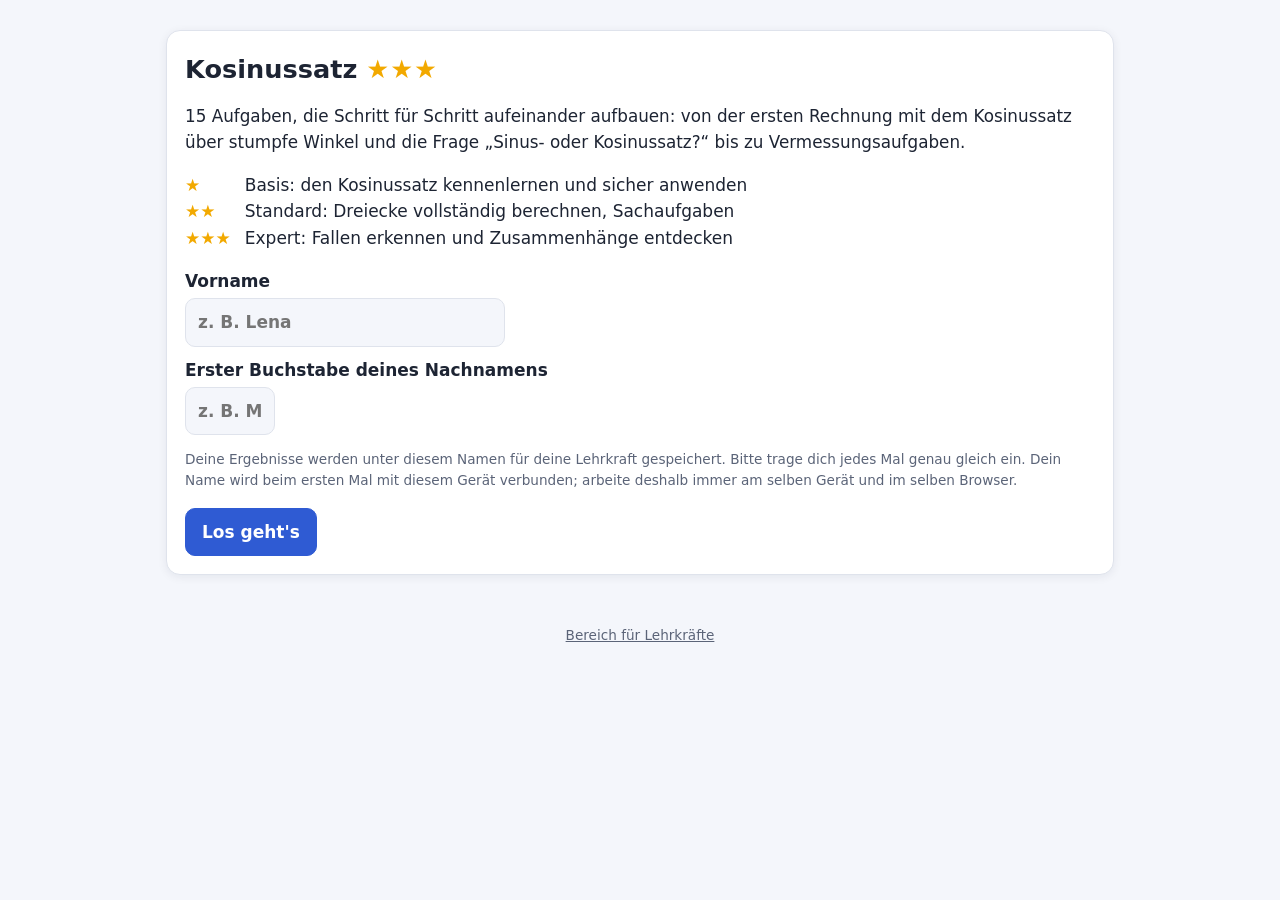
<file: index.html>
<!doctype html>
<html lang="de">
<head>
  <meta charset="utf-8">
  <meta name="viewport" content="width=device-width, initial-scale=1">
  <title>Kosinussatz mit Sternen</title>
  <meta name="description" content="Lernapp Jahrgang 9/10: den Kosinussatz Schritt für Schritt üben">
  <link rel="icon" href="data:image/svg+xml,<svg xmlns='http://www.w3.org/2000/svg' viewBox='0 0 100 100'><text y='.9em' font-size='90'>★</text></svg>">
  <link rel="stylesheet" href="css/style.css">
</head>
<body>
  <main id="app" class="seite"><p>Die App wird geladen …</p></main>
  <footer class="fuss"><a href="admin.html">Bereich für Lehrkräfte</a></footer>
  <noscript>Bitte JavaScript aktivieren.</noscript>
  <script src="js/config.js"></script>
  <script src="js/aufgaben.js"></script>
  <script src="js/pruefen.js"></script>
  <script src="js/skizzen.js"></script>
  <script src="js/speicher.js"></script>
  <script src="js/app.js"></script>
</body>
</html>
</file>
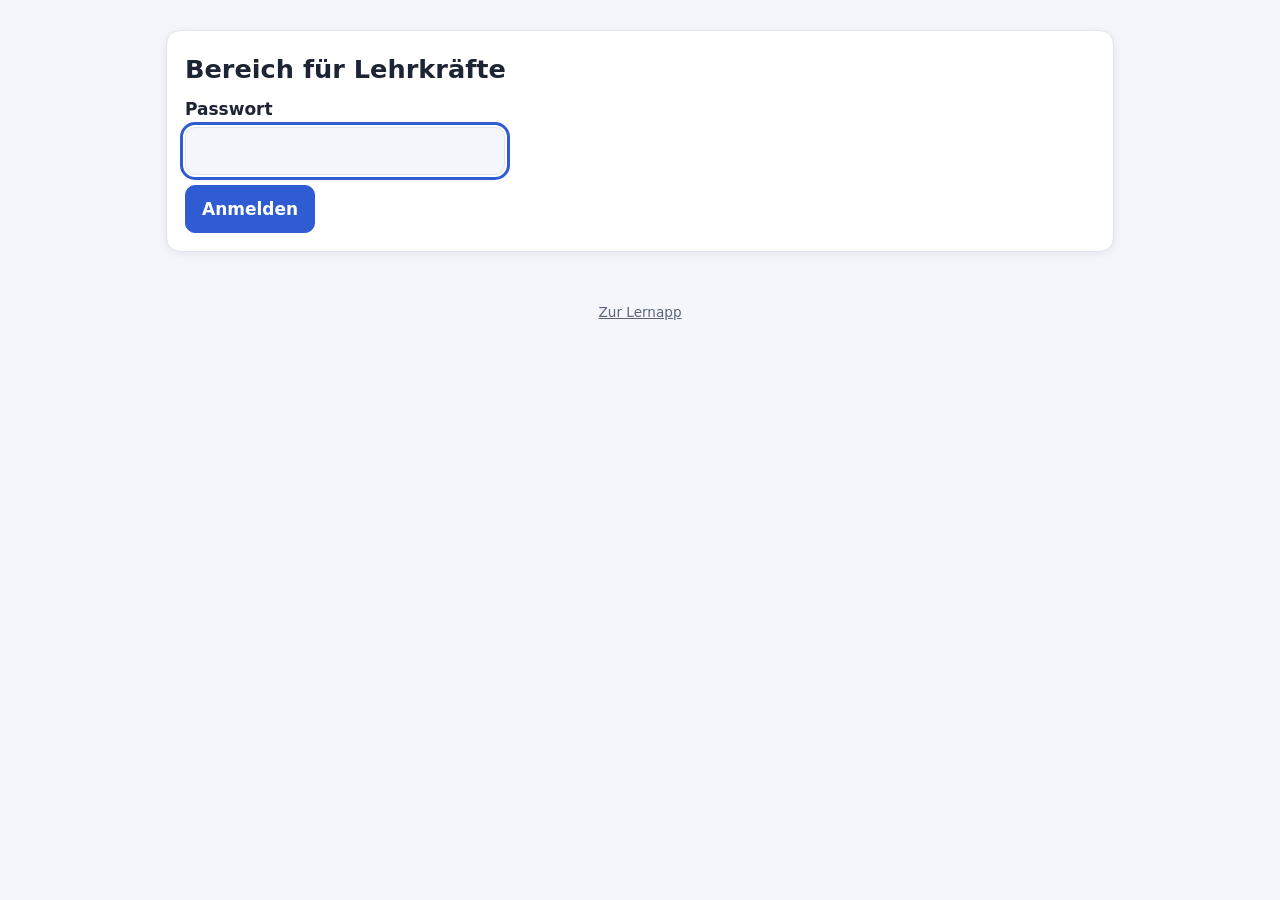
<file: admin.html>
<!doctype html>
<html lang="de">
<head>
  <meta charset="utf-8">
  <meta name="viewport" content="width=device-width, initial-scale=1">
  <meta name="robots" content="noindex">
  <title>Lehrkräfte – Kosinussatz</title>
  <link rel="icon" href="data:image/svg+xml,<svg xmlns='http://www.w3.org/2000/svg' viewBox='0 0 100 100'><text y='.9em' font-size='90'>★</text></svg>">
  <link rel="stylesheet" href="css/style.css">
</head>
<body>
  <main id="admin" class="seite"></main>
  <footer class="fuss"><a href="index.html">Zur Lernapp</a></footer>
  <script src="js/config.js"></script>
  <script src="js/aufgaben.js"></script>
  <script src="js/speicher.js"></script>
  <script src="js/admin.js"></script>
</body>
</html>
</file>
<file: css/style.css>
:root {
  --bg: #f4f6fb; --karte: #ffffff; --text: #1d2433; --leise: #5b6478; --rand: #dfe3ec;
  --akzent: #2f5bd3; --akzent-hell: #e6ecfc; --stern: #f2a900;
  --gut: #1f8a4c; --gut-hell: #e3f5ea; --mittel: #b7791f; --mittel-hell: #fdf3e1; --schlecht: #c0392b; --schlecht-hell: #fbe9e7;
  --gruen-flaeche: #dff1e2; --wasser: #d7ebfa; --flaeche: #eef1f8;
  --radius: 14px; --schatten: 0 2px 10px rgba(20, 30, 60, .07);
}
@media (prefers-color-scheme: dark) {
  :root {
    --bg: #12151d; --karte: #1b202b; --text: #e7eaf2; --leise: #9aa3b8; --rand: #2c3342;
    --akzent: #7d9cff; --akzent-hell: #232c45; --stern: #ffc233;
    --gut: #4cc283; --gut-hell: #173325; --mittel: #e2a84a; --mittel-hell: #3a2d16; --schlecht: #ff7a6b; --schlecht-hell: #3d1f1c;
    --gruen-flaeche: #1d3324; --wasser: #183247; --flaeche: #232a38; --schatten: none;
  }
}
* { box-sizing: border-box; }
body { margin: 0; background: var(--bg); color: var(--text); font: 17px/1.55 system-ui, -apple-system, "Segoe UI", Roboto, sans-serif; }
.seite { max-width: 980px; margin: 0 auto; padding: 16px; }
h1 { font-size: 1.6rem; margin: .2em 0 .4em; line-height: 1.25; }
h2 { font-size: 1.25rem; margin: .4em 0; }
h3 { font-size: 1.05rem; margin: .8em 0 .3em; }
.klein { font-size: .85rem; color: var(--leise); }
.lead { font-size: 1.05rem; }
.karte { background: var(--karte); border: 1px solid var(--rand); border-radius: var(--radius); padding: 18px; margin: 14px 0; box-shadow: var(--schatten); }
.sterne, .sterne-gross { color: var(--stern); letter-spacing: 1px; }
.stern-leer { color: var(--rand); }
.sterne.gross { font-size: 1.4rem; margin: 0; }
.klein-sterne { font-size: .85rem; }

.knopf { font: inherit; border-radius: 10px; padding: 10px 16px; border: 1px solid var(--rand); background: var(--karte); color: var(--text); cursor: pointer; }
.knopf.haupt { background: var(--akzent); border-color: var(--akzent); color: #fff; font-weight: 600; }
@media (prefers-color-scheme: dark) { .knopf.haupt { color: #0d1220; } }
.knopf.leise:hover, .chip:hover { background: var(--akzent-hell); }
.knopf.gefahr { background: var(--schlecht); border-color: var(--schlecht); color: #fff; }
.knopf:focus-visible, .aufgabe-kachel:focus-visible, input:focus-visible { outline: 3px solid var(--akzent); outline-offset: 2px; }
.link { background: none; border: 0; color: var(--akzent); cursor: pointer; font: inherit; font-size: .85rem; text-decoration: underline; padding: 0; }
.knopfreihe { display: flex; flex-wrap: wrap; gap: 8px; margin-top: 10px; }

.formular label { display: block; margin: 10px 0; font-weight: 600; }
input { font: inherit; padding: 10px 12px; border: 1px solid var(--rand); border-radius: 10px; background: var(--bg); color: var(--text); width: 100%; max-width: 320px; display: block; margin-top: 4px; }
input.kurz { max-width: 90px; }
.legende { list-style: none; padding: 0; }
.legende b { color: var(--stern); display: inline-block; width: 3.2em; }

.kopf { display: flex; justify-content: space-between; align-items: center; gap: 10px; flex-wrap: wrap; }
.hinweis-demo { background: var(--mittel-hell); color: var(--text); border-radius: 10px; padding: 8px 12px; font-size: .9rem; }

.fortschritt { display: flex; gap: 20px; align-items: center; flex-wrap: wrap; }
.ring { --p: 0; width: 110px; height: 110px; border-radius: 50%; display: grid; place-items: center; flex: none;
  background: conic-gradient(var(--akzent) calc(var(--p) * 1%), var(--akzent-hell) 0); }
.ring span { background: var(--karte); width: 82px; height: 82px; border-radius: 50%; display: grid; place-items: center; font-size: 1.6rem; font-weight: 700; }
.ring small { font-size: .9rem; color: var(--leise); }
.fortschritt > div:last-child { flex: 1; min-width: 220px; }

.niveau-titel { margin-top: 28px; }
.raster { display: grid; grid-template-columns: repeat(auto-fill, minmax(260px, 1fr)); gap: 12px; }
.aufgabe-kachel { text-align: left; font: inherit; color: var(--text); background: var(--karte); border: 1px solid var(--rand); border-radius: var(--radius); padding: 14px; cursor: pointer; display: flex; flex-direction: column; gap: 4px; box-shadow: var(--schatten); transition: transform .12s; }
.aufgabe-kachel:hover { transform: translateY(-2px); border-color: var(--akzent); }
.aufgabe-kachel.ist-fertig { border-color: var(--gut); }
.aufgabe-kachel .nr { font-size: .8rem; color: var(--leise); }
.aufgabe-kachel .titel { font-weight: 650; }
.aufgabe-kachel .tags { font-size: .82rem; color: var(--leise); }
.status { font-size: .8rem; align-self: flex-start; border-radius: 99px; padding: 2px 10px; background: var(--flaeche); color: var(--leise); margin-top: 4px; }
.status.fertig { background: var(--gut-hell); color: var(--gut); font-weight: 600; }
.status.begonnen { background: var(--mittel-hell); color: var(--mittel); }

.chips { display: flex; flex-wrap: wrap; gap: 8px; }
.chip { font: inherit; font-size: .9rem; border: 1px solid var(--akzent); color: var(--akzent); background: var(--karte); border-radius: 99px; padding: 6px 14px; cursor: pointer; }
.wiederholen { border-color: var(--mittel); background: var(--mittel-hell); }

.balken-liste { display: grid; gap: 6px; }
.balken-zeile { display: grid; grid-template-columns: minmax(120px, 1.4fr) 2fr auto; gap: 10px; align-items: center; font: inherit; font-size: .9rem; text-align: left; background: none; border: 0; color: var(--text); cursor: pointer; padding: 4px 0; }
.balken { height: 10px; background: var(--flaeche); border-radius: 99px; overflow: hidden; }
.balken span { display: block; height: 100%; }
.balken .gut { background: var(--gut); } .balken .mittel { background: var(--mittel); } .balken .schlecht, .balken .schwach { background: var(--schlecht); }

.aufgabe-kopf { display: grid; grid-template-columns: 1fr 300px; gap: 18px; align-items: start; }
@media (max-width: 720px) { .aufgabe-kopf { grid-template-columns: 1fr; } }
.einleitung { font-size: 1.05rem; margin-top: 0; }
.skizze { margin: 0; background: var(--bg); border-radius: 12px; padding: 8px; }
.skizze figcaption { font-size: .75rem; color: var(--leise); text-align: center; }
.skizze-svg { width: 100%; height: auto; color: var(--text); }
.skizze-svg line, .skizze-svg path, .skizze-svg ellipse, .skizze-svg circle, .skizze-svg rect { stroke: currentColor; stroke-width: 2; fill: none; }
.skizze-svg .flaeche { fill: var(--flaeche); }
.skizze-svg .flaeche-hell { fill: var(--akzent-hell); }
.skizze-svg .flaeche-gruen { fill: var(--gruen-flaeche); }
.skizze-svg .flaeche-wasser { fill: var(--wasser); }
.skizze-svg .gestrichelt { stroke-dasharray: 6 5; stroke-width: 1.5; }
.skizze-svg .duenn { stroke-width: 1.2; }
.skizze-svg .dick { stroke-width: 4; }
.skizze-svg .akzent { stroke: var(--akzent); stroke-width: 2.5; }
.skizze-svg .punkt { fill: currentColor; stroke: none; }
.skizze-svg .punkt-akzent { fill: var(--akzent); stroke: none; }
.skizze-svg text { fill: currentColor; font-size: 14px; font-family: inherit; }
.skizze-svg text.klein { font-size: 10px; }

.teil-skizze { float: right; width: 290px; margin: 0 0 8px 14px; background: var(--bg); border-radius: 10px; padding: 6px; }
.teil-skizze figcaption { font-size: .72rem; color: var(--leise); text-align: center; }
.teil::after { content: ""; display: block; clear: both; }
@media (max-width: 560px) { .teil-skizze { float: none; width: 100%; max-width: 300px; margin: 6px auto; } }
.skizze-svg text.name { font-size: 12px; font-weight: 600; }
.skizze-svg text.winkel { font-size: 13px; fill: var(--akzent); }
.teile { list-style: none; padding: 0; margin: 0; }
.teil { border-top: 1px solid var(--rand); padding: 14px 0; }
.teil p { margin: .3em 0; }
.eingabe { display: flex; flex-wrap: wrap; gap: 8px; align-items: center; margin-top: 8px; }
.eingabe input { width: 170px; margin: 0; }
.einheit { min-width: 2.2em; color: var(--leise); }
.hilfe { background: var(--akzent-hell); border-left: 4px solid var(--akzent); border-radius: 6px; padding: 8px 12px; }
.rueck { border-radius: 8px; padding: 8px 12px; font-weight: 500; }
.rueck.gut { background: var(--gut-hell); color: var(--gut); }
.rueck.mittel { background: var(--mittel-hell); color: var(--mittel); }
.rueck.schlecht { background: var(--schlecht-hell); color: var(--schlecht); }
.ergebnis { border-color: var(--akzent); }
.ergebnis.feiern { animation: feiern .6s ease; border-color: var(--gut); }
@keyframes feiern { 0% { transform: scale(.97); } 60% { transform: scale(1.02); } 100% { transform: none; } }

.overlay { position: fixed; inset: 0; background: rgba(10, 15, 30, .55); display: grid; place-items: center; padding: 16px; z-index: 10; }
.overlay-box { background: var(--karte); color: var(--text); border-radius: var(--radius); padding: 22px; max-width: 560px; width: 100%; max-height: 90vh; overflow: auto; }
.merke { background: var(--akzent-hell); border-radius: 10px; padding: 10px 14px; font-weight: 500; }
.toast { position: fixed; left: 50%; bottom: 24px; transform: translateX(-50%); background: var(--text); color: var(--bg); padding: 10px 18px; border-radius: 99px; font-weight: 600; z-index: 20; transition: opacity .4s, transform .4s; max-width: calc(100% - 32px); text-align: center; }
.toast.weg { opacity: 0; transform: translate(-50%, 10px); }
.fuss { text-align: center; padding: 20px 16px 30px; font-size: .85rem; }
.fuss a { color: var(--leise); }

/* Adminbereich */
.tabelle-huelle { overflow-x: auto; }
table { border-collapse: collapse; width: 100%; font-size: .88rem; }
th, td { border-bottom: 1px solid var(--rand); padding: 6px 8px; text-align: left; white-space: nowrap; }
th { position: sticky; top: 0; background: var(--karte); }
td.zelle { text-align: center; border-radius: 4px; }
td.gut { background: var(--gut-hell); color: var(--gut); font-weight: 600; }
td.mittel { background: var(--mittel-hell); color: var(--mittel); font-weight: 600; }
td.schlecht { background: var(--schlecht-hell); color: var(--schlecht); font-weight: 600; }
tr.klickbar { cursor: pointer; }
tr.klickbar:hover td:first-child { text-decoration: underline; }
.kennzahlen { display: grid; grid-template-columns: repeat(auto-fit, minmax(150px, 1fr)); gap: 10px; }
.kennzahl { background: var(--bg); border-radius: 10px; padding: 10px 14px; }
.kennzahl b { font-size: 1.5rem; display: block; }
.fehler { color: var(--schlecht); font-weight: 600; }

/* Kosinussatz: Planfiguren, Auswahlfragen, Lösungsweg */
.skizze-svg .winkelbogen { fill: var(--akzent-hell); stroke-width: 1.2; }
.skizze-svg .winkelbogen.hervor { fill: var(--mittel-hell); stroke: var(--mittel); }
.skizze-svg text.winkel.hervor, .skizze-svg text.gesucht { fill: var(--mittel); font-weight: 700; }
.skizze-svg .akzent { stroke: var(--mittel); stroke-width: 3; }
.gesucht-farbe { color: var(--mittel); font-weight: 700; }
.auswahl { display: block; }
.auswahl fieldset { border: 0; padding: 0; margin: 0; display: grid; gap: 6px; }
.option { display: flex; gap: 10px; align-items: flex-start; padding: 8px 12px; border: 1px solid var(--rand); border-radius: 10px; cursor: pointer; background: var(--karte); }
.option:hover { border-color: var(--akzent); }
.option input { width: auto; margin: 4px 0 0; flex: none; accent-color: var(--akzent); }
.option:has(input:checked) { border-color: var(--akzent); background: var(--akzent-hell); }
.lw-knopf { border-style: dashed; }
.loesungsweg { background: var(--mittel-hell); border-left: 4px solid var(--mittel); border-radius: 6px; padding: 10px 14px; margin-top: 8px; line-height: 1.7; }
.status.nicht-geloest { background: var(--schlecht-hell); color: var(--schlecht); font-weight: 600; }
.lw-marke { color: var(--schlecht); font-weight: 700; }
.karte.nicht-geloest { border-left: 5px solid var(--schlecht); }
td.lw { font-size: .8rem; }.skizze-svg .flaeche-hell { fill-opacity: .7; }
</file>
